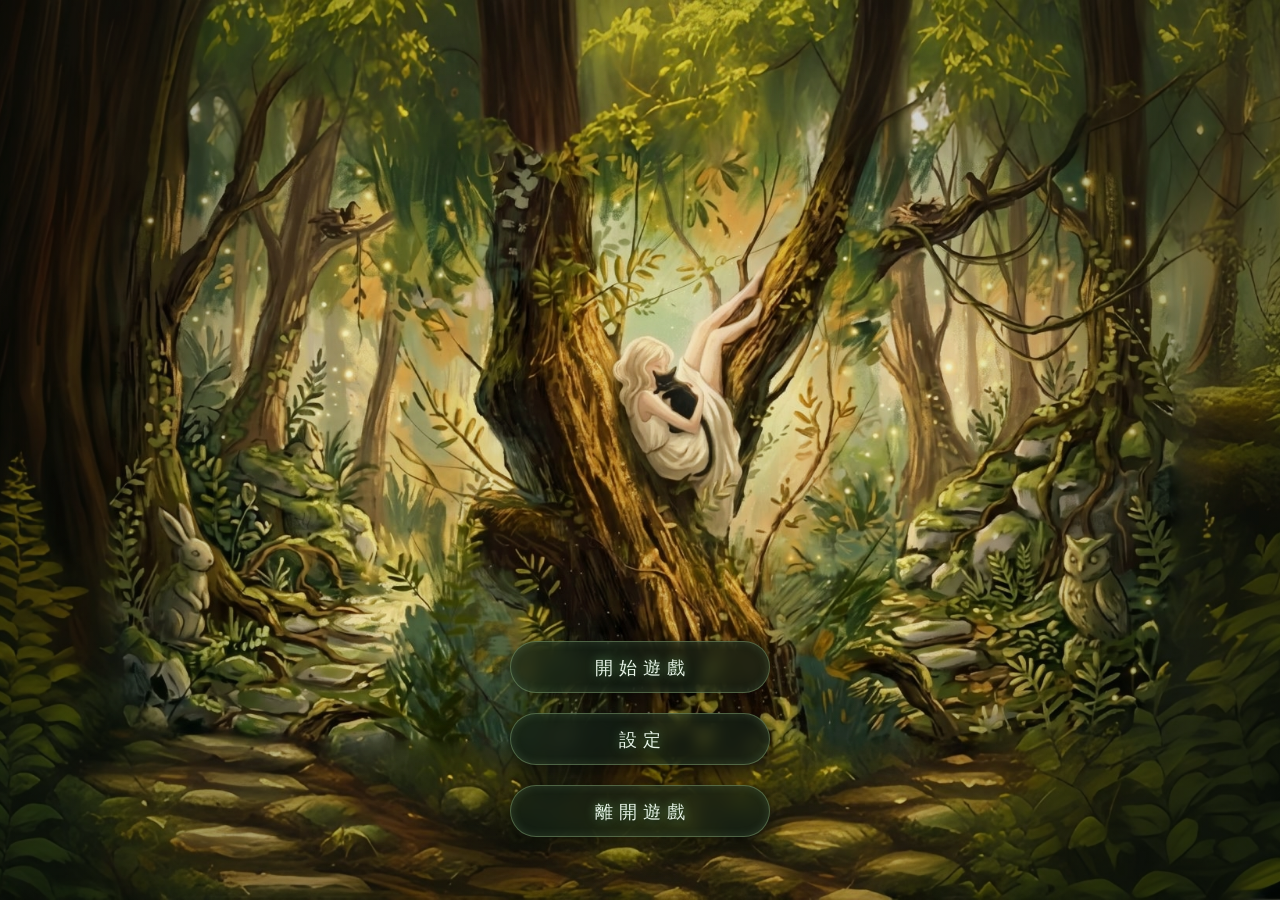
<file: index.html>
<!DOCTYPE html>
<html lang="zh-TW">
<head>
  <meta charset="UTF-8">
  <meta name="viewport" content="width=device-width, initial-scale=1.0">
  <title>Game Menu</title>
  <link rel="stylesheet" href="style.css">
</head>
<body>
  <!-- 背景容器 -->
  <div class="background-container"></div>

  <!-- 主選單區域（不含標題，僅有三個功能按鈕） -->
  <main class="menu-container">
    <div class="menu-buttons">
      <button class="menu-btn" id="btn-start" onclick="navigateTo('start')">
        <span class="btn-glow"></span>
        <span class="btn-text">開始遊戲</span>
      </button>

      <button class="menu-btn" id="btn-settings" onclick="navigateTo('settings')">
        <span class="btn-glow"></span>
        <span class="btn-text">設定</span>
      </button>

      <button class="menu-btn" id="btn-exit" onclick="navigateTo('exit')">
        <span class="btn-glow"></span>
        <span class="btn-text">離開遊戲</span>
      </button>
    </div>
  </main>

  <script src="script.js"></script>
</body>
</html>
</file>
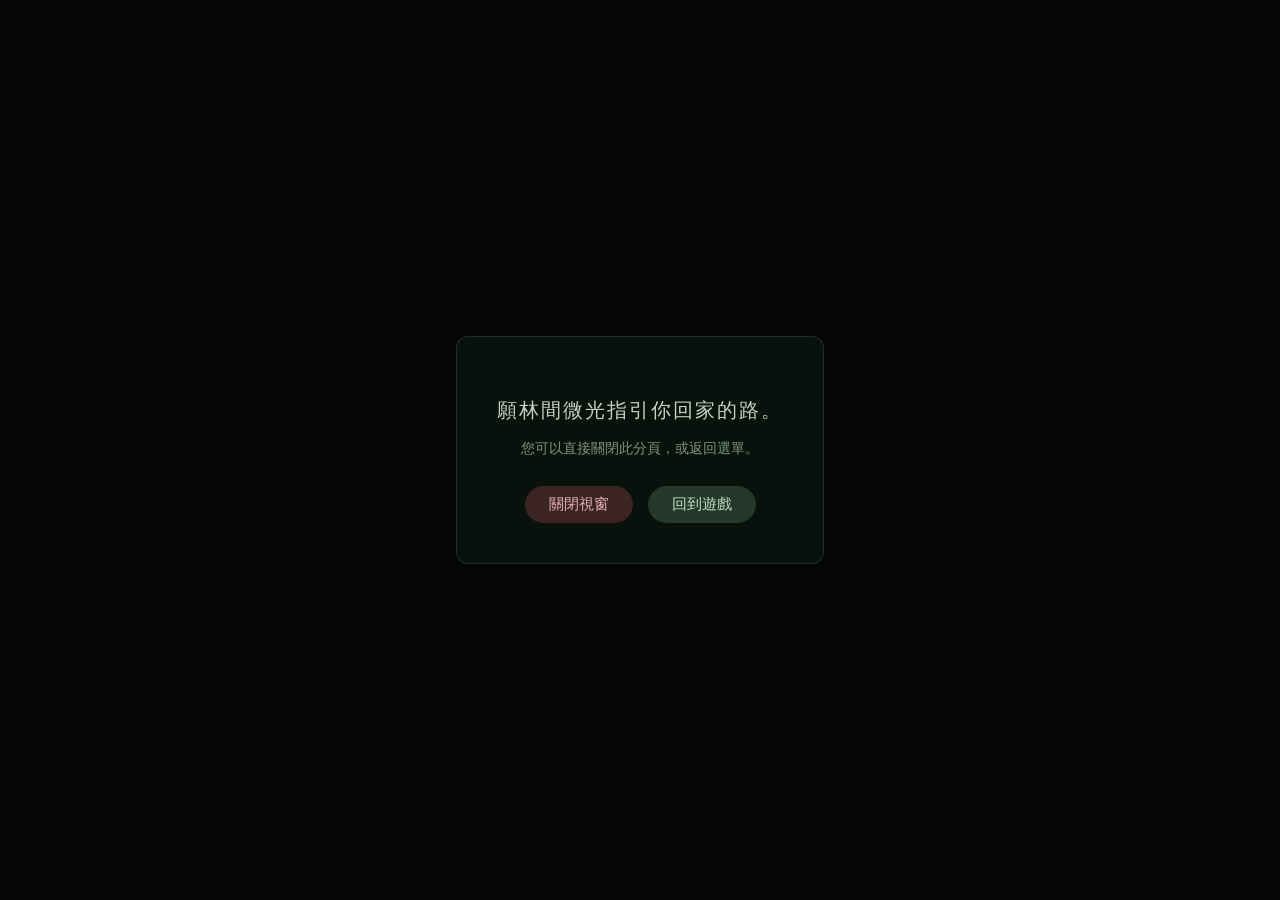
<file: exit/index.html>
<!DOCTYPE html>
<html lang="zh-TW">
<head>
  <meta charset="UTF-8">
  <title>離開遊戲</title>
  <link rel="stylesheet" href="exit.css">
</head>
<body>
  <div class="exit-dialog">
    <p class="farewell-text">願林間微光指引你回家的路。</p>
    <p class="sub-text">您可以直接關閉此分頁，或返回選單。</p>
    <div class="btn-group">
      <button class="confirm-btn" onclick="closeGame()">關閉視窗</button>
      <button class="cancel-btn" onclick="cancelExit()">回到遊戲</button>
    </div>
  </div>
  <script src="exit.js"></script>
</body>
</html>
</file>
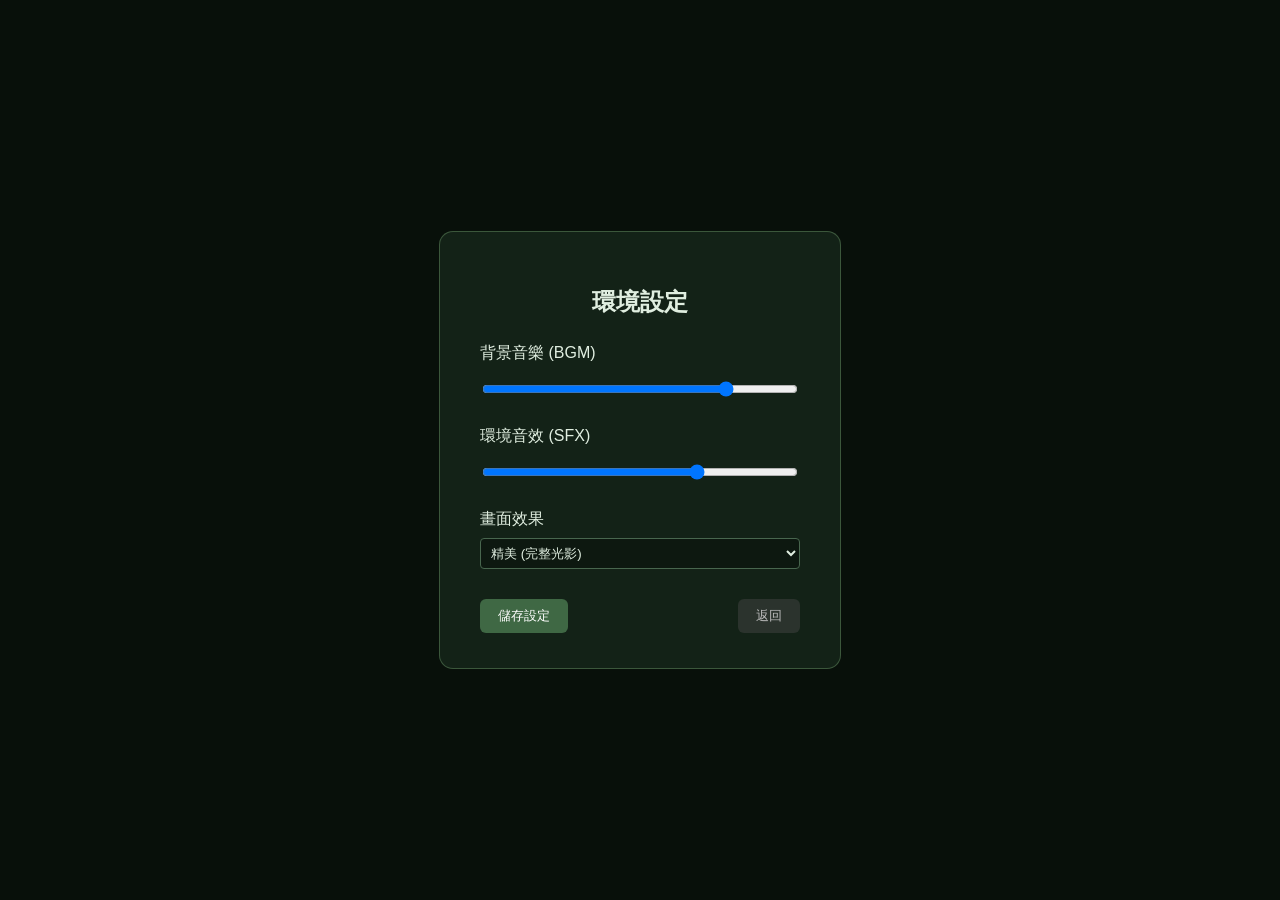
<file: settings/index.html>
<!DOCTYPE html>
<html lang="zh-TW">
<head>
  <meta charset="UTF-8">
  <title>遊戲設定</title>
  <link rel="stylesheet" href="settings.css">
</head>
<body>
  <div class="settings-card">
    <h2>環境設定</h2>
    
    <div class="setting-item">
      <label for="bgm">背景音樂 (BGM)</label>
      <input type="range" id="bgm" min="0" max="100" value="80">
    </div>

    <div class="setting-item">
      <label for="sfx">環境音效 (SFX)</label>
      <input type="range" id="sfx" min="0" max="100" value="70">
    </div>

    <div class="setting-item">
      <label for="quality">畫面效果</label>
      <select id="quality">
        <option value="high">精美 (完整光影)</option>
        <option value="medium">流暢 (標準)</option>
        <option value="low">效能優先 (關閉動效)</option>
      </select>
    </div>

    <div class="actions">
      <button class="save-btn" onclick="saveSettings()">儲存設定</button>
      <button class="back-btn" onclick="goBack()">返回</button>
    </div>
  </div>
  <script src="settings.js"></script>
</body>
</html>
</file>
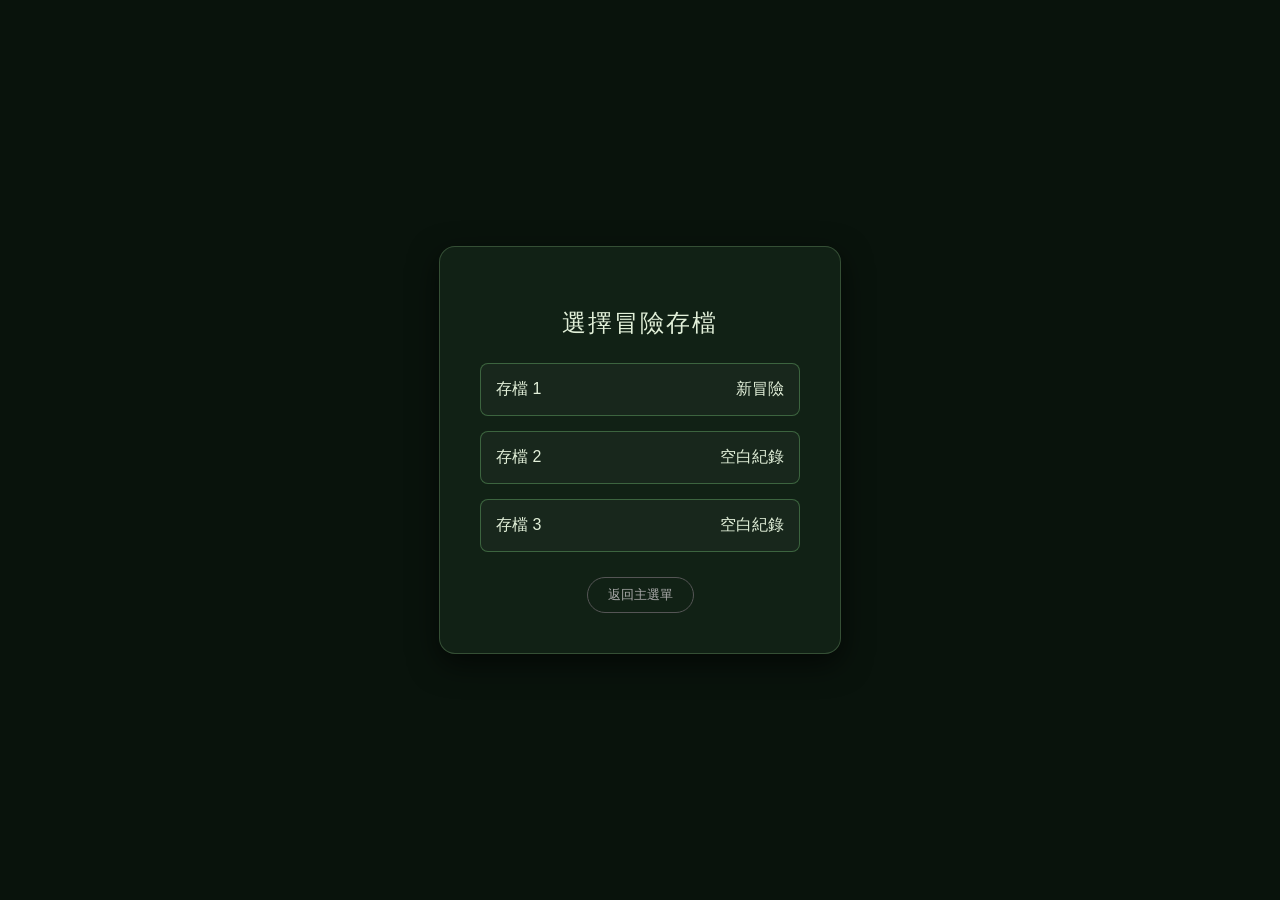
<file: start/index.html>
<!DOCTYPE html>
<html lang="zh-TW">
<head>
  <meta charset="UTF-8">
  <title>冒險啟程 - 存檔選擇</title>
  <link rel="stylesheet" href="start.css">
</head>
<body>
  <div class="start-panel">
    <h2>選擇冒險存檔</h2>
    <div class="slot-list">
      <div class="save-slot" onclick="startGame(1)">
        <span class="slot-title">存檔 1</span>
        <span class="slot-info" id="slot-1-info">新冒險</span>
      </div>
      <div class="save-slot" onclick="startGame(2)">
        <span class="slot-title">存檔 2</span>
        <span class="slot-info" id="slot-2-info">空白紀錄</span>
      </div>
      <div class="save-slot" onclick="startGame(3)">
        <span class="slot-title">存檔 3</span>
        <span class="slot-info" id="slot-3-info">空白紀錄</span>
      </div>
    </div>
    <button class="back-btn" onclick="goBack()">返回主選單</button>
  </div>
  <script src="start.js"></script>
</body>
</html>
</file>
<file: style.css>
/* 全局設定 */
* {
  margin: 0;
  padding: 0;
  box-sizing: border-box;
  user-select: none;
}

body, html {
  width: 100%;
  height: 100%;
  overflow: hidden;
  font-family: "PingFang TC", "Microsoft JhengHei", sans-serif;
  background-color: #0b140d;
}

/* 森林背景圖 */
.background-container {
  position: absolute;
  top: 0;
  left: 0;
  width: 100%;
  height: 100%;
  background: url('首頁圖.jpg') no-repeat center center/cover;
  filter: brightness(0.95);
  transform: scale(1);
  transition: transform 10s ease;
  z-index: 1;
}

/* 背景輕微緩慢縮放呼吸感 */
body:hover .background-container {
  transform: scale(1.02);
}

/* 選單容器：置底微靠中間偏下，融入林間小徑視覺 */
.menu-container {
  position: relative;
  z-index: 10;
  width: 100%;
  height: 100%;
  display: flex;
  flex-direction: column;
  justify-content: flex-end;
  align-items: center;
  padding-bottom: 7vh;
  background: radial-gradient(circle at center, transparent 40%, rgba(5, 15, 8, 0.4) 90%);
}

/* 按鈕列表容器 */
.menu-buttons {
  display: flex;
  flex-direction: column;
  gap: 20px;
  align-items: center;
}

/* 奇幻林木風格按鈕 */
.menu-btn {
  position: relative;
  width: 260px;
  height: 52px;
  background: rgba(18, 32, 22, 0.65);
  border: 1px solid rgba(162, 206, 148, 0.4);
  border-radius: 30px;
  cursor: pointer;
  outline: none;
  backdrop-filter: blur(8px);
  box-shadow: 0 4px 15px rgba(0, 0, 0, 0.5),
              inset 0 0 10px rgba(135, 185, 130, 0.2);
  transition: all 0.3s cubic-bezier(0.2, 0.8, 0.2, 1);
  overflow: hidden;
}

.menu-btn:hover {
  background: rgba(28, 54, 34, 0.85);
  border-color: rgba(212, 255, 180, 0.8);
  transform: translateY(-3px) scale(1.03);
  box-shadow: 0 8px 25px rgba(25, 60, 20, 0.7),
              0 0 15px rgba(180, 240, 150, 0.5);
}

.menu-btn:active {
  transform: translateY(1px) scale(0.98);
}

/* 按鈕文字 */
.btn-text {
  font-size: 1.15rem;
  letter-spacing: 6px;
  color: #e8f5e9;
  font-weight: 500;
  text-shadow: 0 0 10px rgba(144, 238, 144, 0.6), 0 2px 4px #000;
  padding-left: 6px; /* 抵消 letter-spacing 偏右 */
}

/* 懸浮微光動效 */
.btn-glow {
  position: absolute;
  top: -50%;
  left: -50%;
  width: 200%;
  height: 200%;
  background: radial-gradient(circle, rgba(220, 255, 180, 0.25) 0%, transparent 70%);
  opacity: 0;
  transition: opacity 0.4s ease;
  pointer-events: none;
}

.menu-btn:hover .btn-glow {
  opacity: 1;
}
</file>
<file: exit/exit.css>
body {
  margin: 0;
  height: 100vh;
  background-color: #030604;
  display: flex;
  justify-content: center;
  align-items: center;
  font-family: sans-serif;
  color: #bfd4c2;
  transition: opacity 1s ease;
}
.exit-dialog {
  text-align: center;
  padding: 40px;
  background: rgba(14, 24, 17, 0.7);
  border-radius: 12px;
  border: 1px solid rgba(80, 120, 90, 0.3);
}
.farewell-text {
  font-size: 1.25rem;
  margin-bottom: 12px;
  letter-spacing: 2px;
}
.sub-text {
  font-size: 0.9rem;
  color: #7b9680;
  margin-bottom: 28px;
}
.btn-group {
  display: flex;
  gap: 15px;
  justify-content: center;
}
button {
  padding: 8px 24px;
  border-radius: 20px;
  cursor: pointer;
  border: none;
  font-size: 0.95rem;
}
.confirm-btn { background: #3c2424; color: #e6b2b2; }
.confirm-btn:hover { background: #553232; }
.cancel-btn { background: #26382b; color: #c0dfc6; }
.cancel-btn:hover { background: #354e3c; }
</file>
<file: settings/settings.css>
body {
  margin: 0;
  height: 100vh;
  display: flex;
  justify-content: center;
  align-items: center;
  background: #08100a;
  font-family: sans-serif;
  color: #e0eee0;
}
.settings-card {
  background: rgba(22, 38, 26, 0.85);
  border: 1px solid rgba(135, 185, 130, 0.35);
  padding: 35px 40px;
  border-radius: 14px;
  width: 320px;
}
h2 { text-align: center; margin-bottom: 25px; }
.setting-item {
  display: flex;
  flex-direction: column;
  gap: 8px;
  margin-bottom: 20px;
}
input[type=range], select {
  padding: 6px;
  background: rgba(0,0,0,0.3);
  border: 1px solid #48664e;
  color: #e0eee0;
  border-radius: 4px;
}
.actions {
  display: flex;
  justify-content: space-between;
  margin-top: 30px;
}
button {
  padding: 8px 18px;
  border-radius: 6px;
  cursor: pointer;
  border: none;
}
.save-btn { background: #3f6844; color: #fff; }
.save-btn:hover { background: #528358; }
.back-btn { background: #2b332d; color: #bbb; }
</file>
<file: start/start.css>
body {
  margin: 0;
  height: 100vh;
  display: flex;
  justify-content: center;
  align-items: center;
  background: #09130c;
  font-family: sans-serif;
  color: #e2f0d9;
}
.start-panel {
  background: rgba(19, 36, 23, 0.9);
  padding: 40px;
  border-radius: 16px;
  border: 1px solid rgba(135, 185, 130, 0.3);
  text-align: center;
  box-shadow: 0 10px 30px rgba(0,0,0,0.6);
  width: 320px;
}
h2 { margin-bottom: 24px; font-weight: normal; letter-spacing: 2px; }
.slot-list { display: flex; flex-direction: column; gap: 15px; margin-bottom: 25px; }
.save-slot {
  padding: 15px;
  border: 1px solid rgba(144, 238, 144, 0.3);
  border-radius: 8px;
  background: rgba(255, 255, 255, 0.03);
  cursor: pointer;
  display: flex;
  justify-content: space-between;
  transition: 0.2s;
}
.save-slot:hover {
  background: rgba(144, 238, 144, 0.15);
  border-color: #a8ff9e;
}
.back-btn {
  background: transparent;
  color: #aaa;
  border: 1px solid #555;
  padding: 8px 20px;
  border-radius: 20px;
  cursor: pointer;
}
.back-btn:hover { color: #fff; border-color: #888; }
</file>
